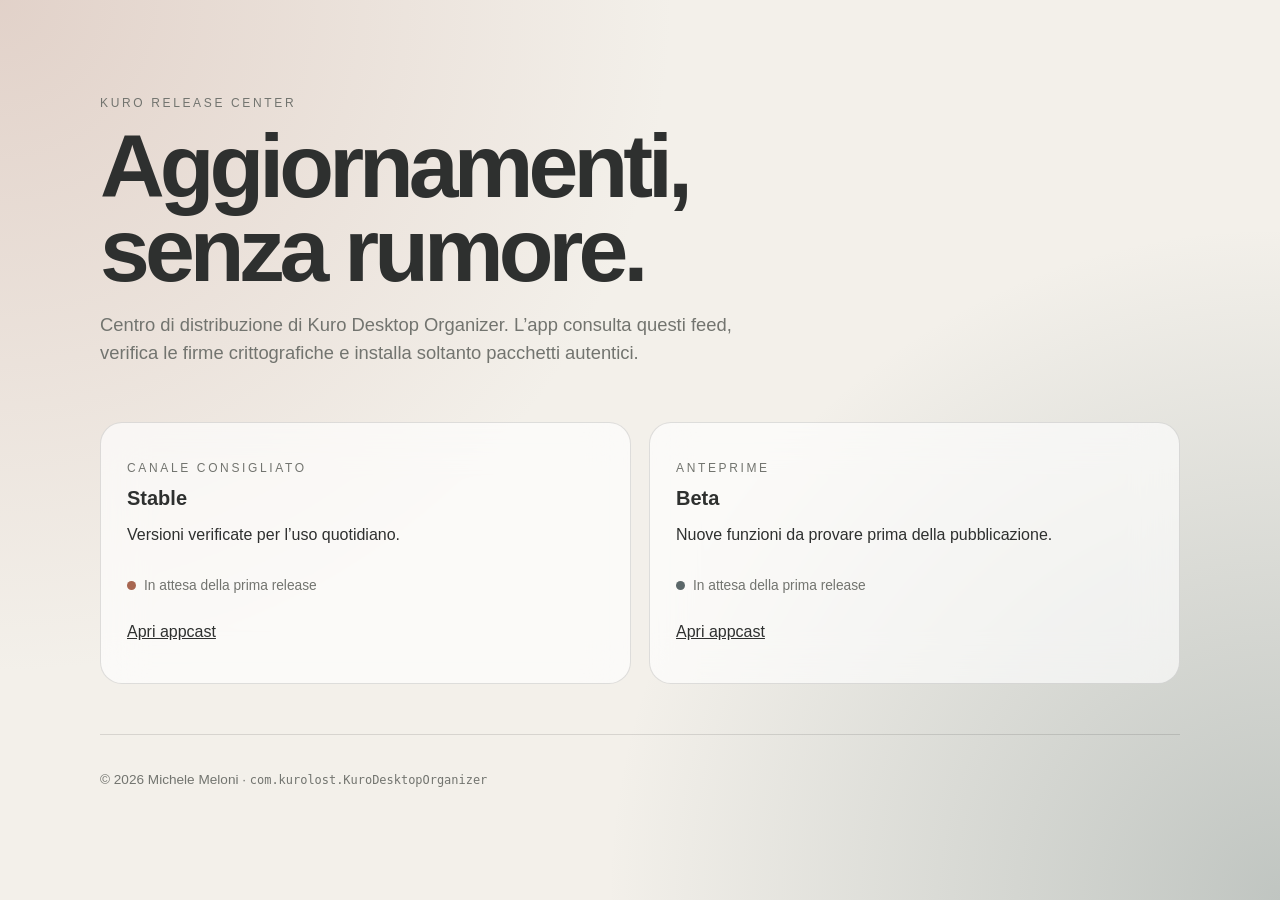
<file: site/index.html>
<!doctype html>
<html lang="it">
<head>
  <meta charset="utf-8">
  <meta name="viewport" content="width=device-width,initial-scale=1">
  <meta name="robots" content="noindex">
  <title>Kuro Release Center</title>
  <link rel="stylesheet" href="assets/style.css">
</head>
<body>
<main>
  <p class="eyebrow">Kuro Release Center</p>
  <h1>Aggiornamenti, senza rumore.</h1>
  <p class="lead">
    Centro di distribuzione di Kuro Desktop Organizer. L’app consulta questi feed,
    verifica le firme crittografiche e installa soltanto pacchetti autentici.
  </p>

  <section class="grid">
    <article class="card">
      <p class="eyebrow">Canale consigliato</p>
      <h2>Stable</h2>
      <p>Versioni verificate per l’uso quotidiano.</p>
      <p class="status"><span class="dot"></span><span id="stable">In attesa della prima release</span></p>
      <p><a href="stable/appcast.xml">Apri appcast</a></p>
    </article>

    <article class="card beta">
      <p class="eyebrow">Anteprime</p>
      <h2>Beta</h2>
      <p>Nuove funzioni da provare prima della pubblicazione.</p>
      <p class="status"><span class="dot"></span><span id="beta">In attesa della prima release</span></p>
      <p><a href="beta/appcast.xml">Apri appcast</a></p>
    </article>
  </section>

  <footer>
    <p>© 2026 Michele Meloni · <code>com.kurolost.KuroDesktopOrganizer</code></p>
  </footer>
</main>
<script>
fetch("latest.json", { cache: "no-store" })
  .then(r => r.json())
  .then(data => {
    for (const channel of ["stable", "beta"]) {
      const item = data[channel];
      if (item) document.getElementById(channel).textContent =
        `Versione ${item.version} · build ${item.build}`;
    }
  })
  .catch(() => {});
</script>
</body>
</html>
</file>
<file: site/assets/style.css>
:root {
  --ink: #2e302f;
  --muted: #72746f;
  --paper: #f3f0ea;
  --card: rgba(255,255,255,.64);
  --line: rgba(46,48,47,.14);
  --earth: #a76650;
  --fog: #5b6769;
}
* { box-sizing: border-box; }
html { color-scheme: light; }
body {
  margin: 0;
  min-height: 100vh;
  font-family: -apple-system, BlinkMacSystemFont, "SF Pro Display", "Inter", sans-serif;
  color: var(--ink);
  background:
    radial-gradient(circle at 0 0, rgba(215,191,181,.62), transparent 42rem),
    radial-gradient(circle at 100% 100%, rgba(130,145,143,.45), transparent 42rem),
    var(--paper);
}
main { width: min(1080px, calc(100% - 40px)); margin: 0 auto; padding: 84px 0; }
.eyebrow { letter-spacing: .22em; text-transform: uppercase; font-size: .75rem; color: var(--muted); }
h1 { max-width: 780px; margin: 14px 0 16px; font-size: clamp(2.5rem, 7vw, 5.7rem); line-height: .94; letter-spacing: -.055em; }
.lead { max-width: 650px; color: var(--muted); font-size: 1.15rem; line-height: 1.55; }
.grid { display: grid; grid-template-columns: repeat(2, minmax(0, 1fr)); gap: 18px; margin-top: 54px; }
.card { padding: 26px; border: 1px solid var(--line); border-radius: 22px; background: var(--card); backdrop-filter: blur(22px); }
.card h2 { margin: 0 0 8px; font-size: 1.25rem; }
.status { display: inline-flex; align-items: center; gap: 8px; margin-top: 18px; font-size: .86rem; color: var(--muted); }
.dot { width: 9px; height: 9px; border-radius: 50%; background: var(--earth); }
.beta .dot { background: var(--fog); }
a { color: inherit; }
footer { margin-top: 50px; padding-top: 24px; border-top: 1px solid var(--line); color: var(--muted); font-size: .85rem; }
code { font-family: ui-monospace, SFMono-Regular, Menlo, monospace; font-size: .88em; }
@media (max-width: 720px) { .grid { grid-template-columns: 1fr; } main { padding: 52px 0; } }
</file>
